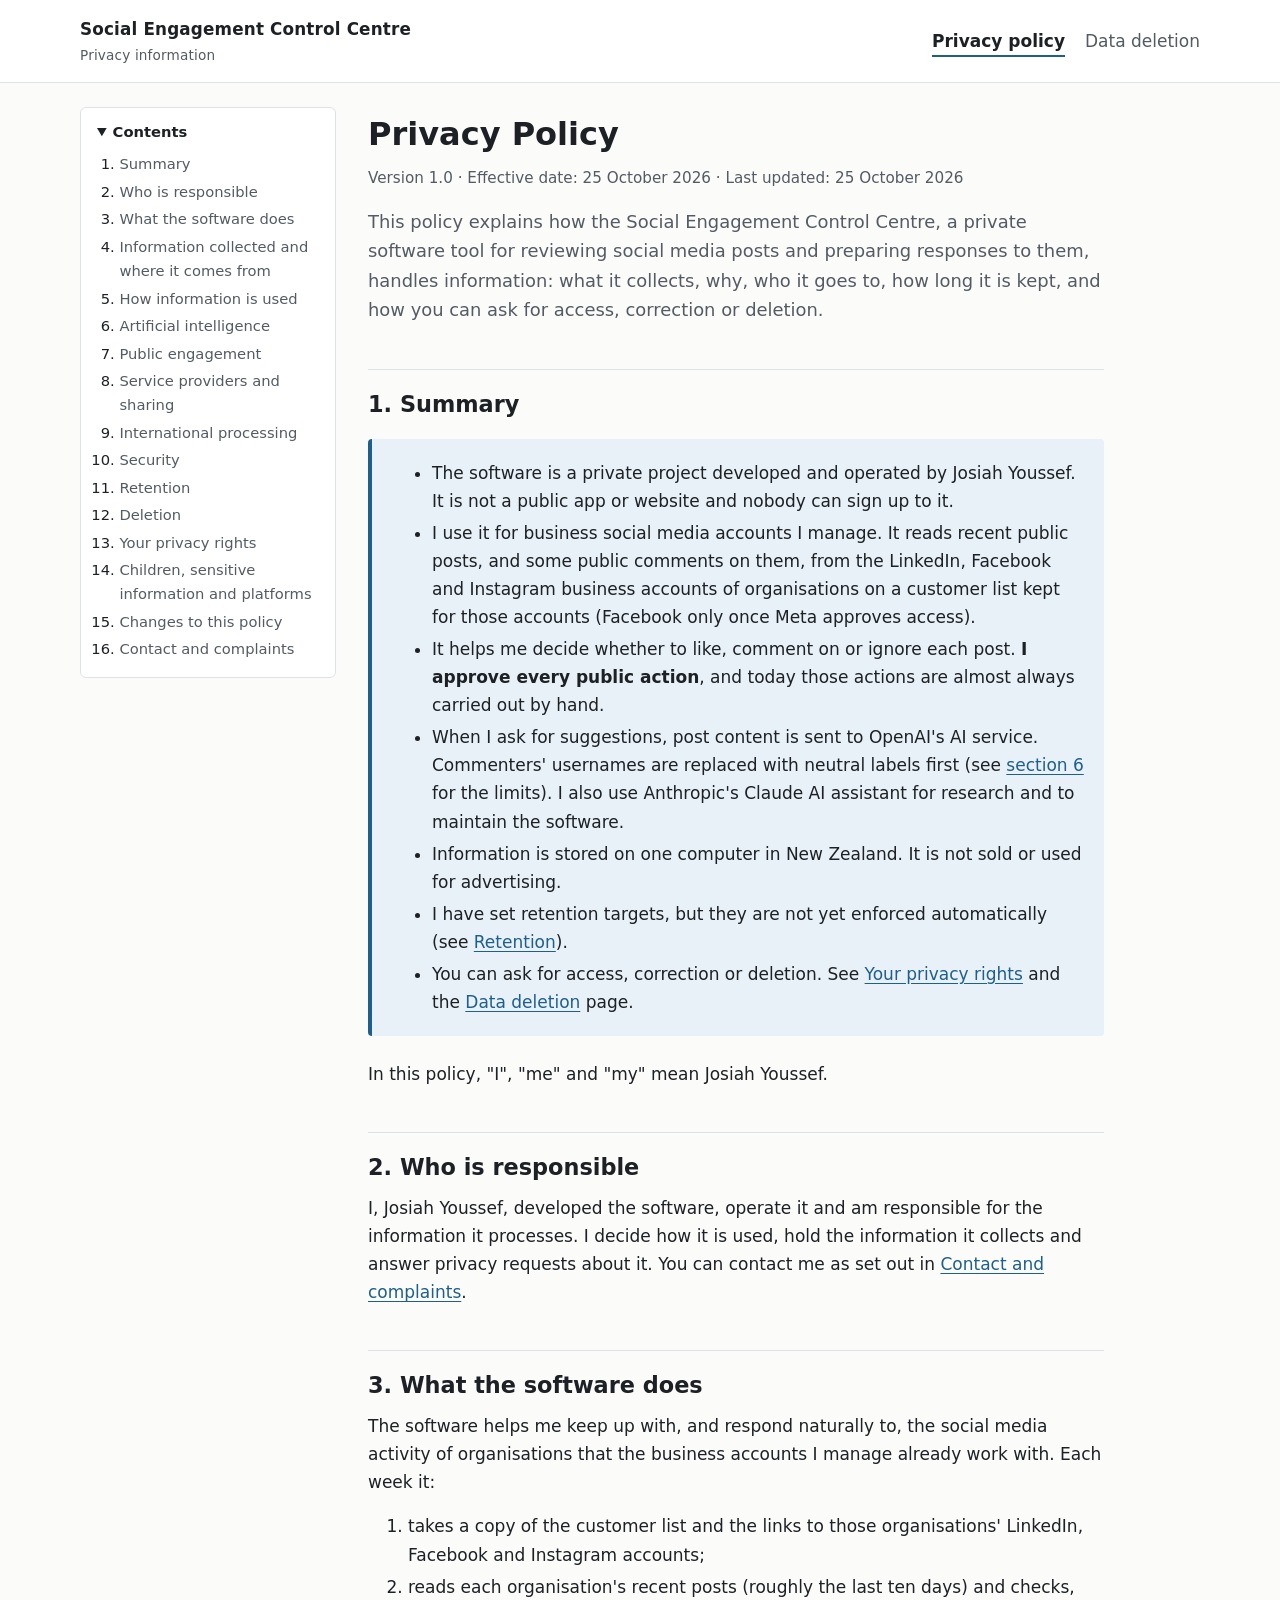
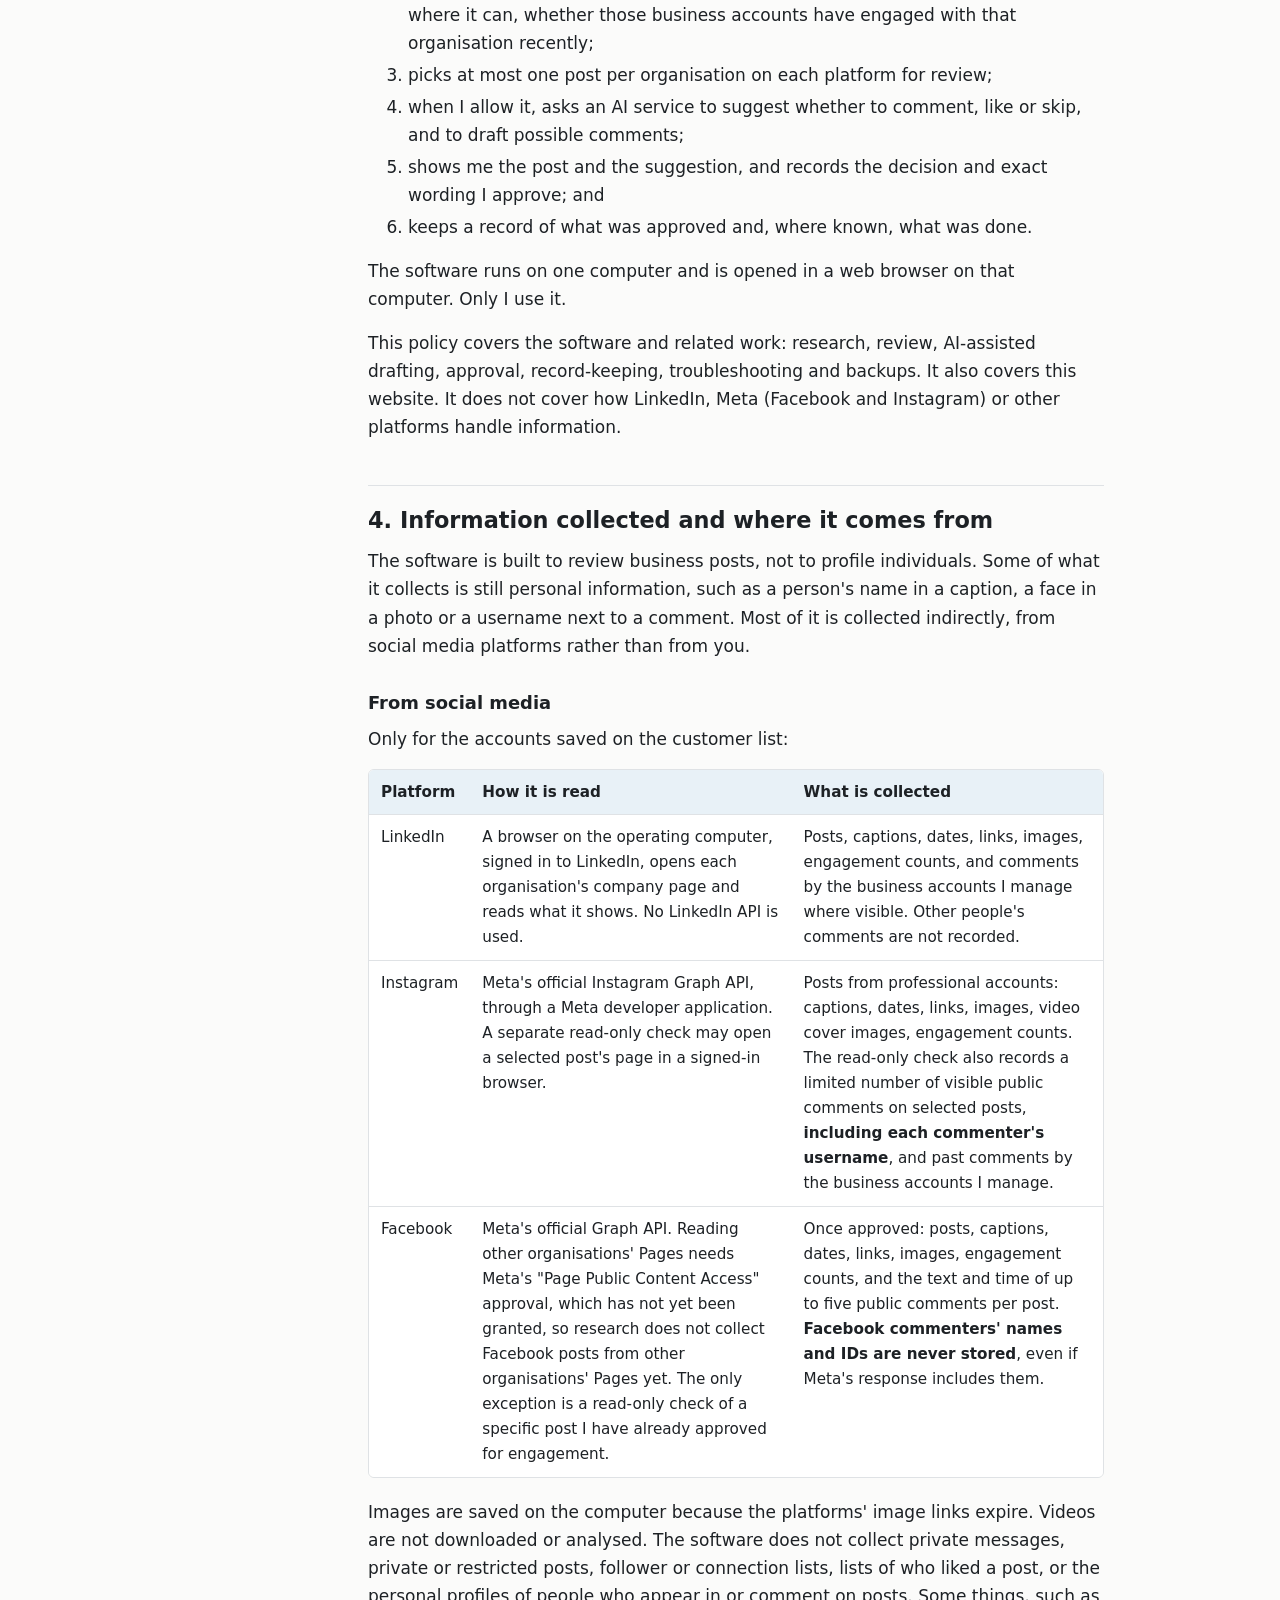
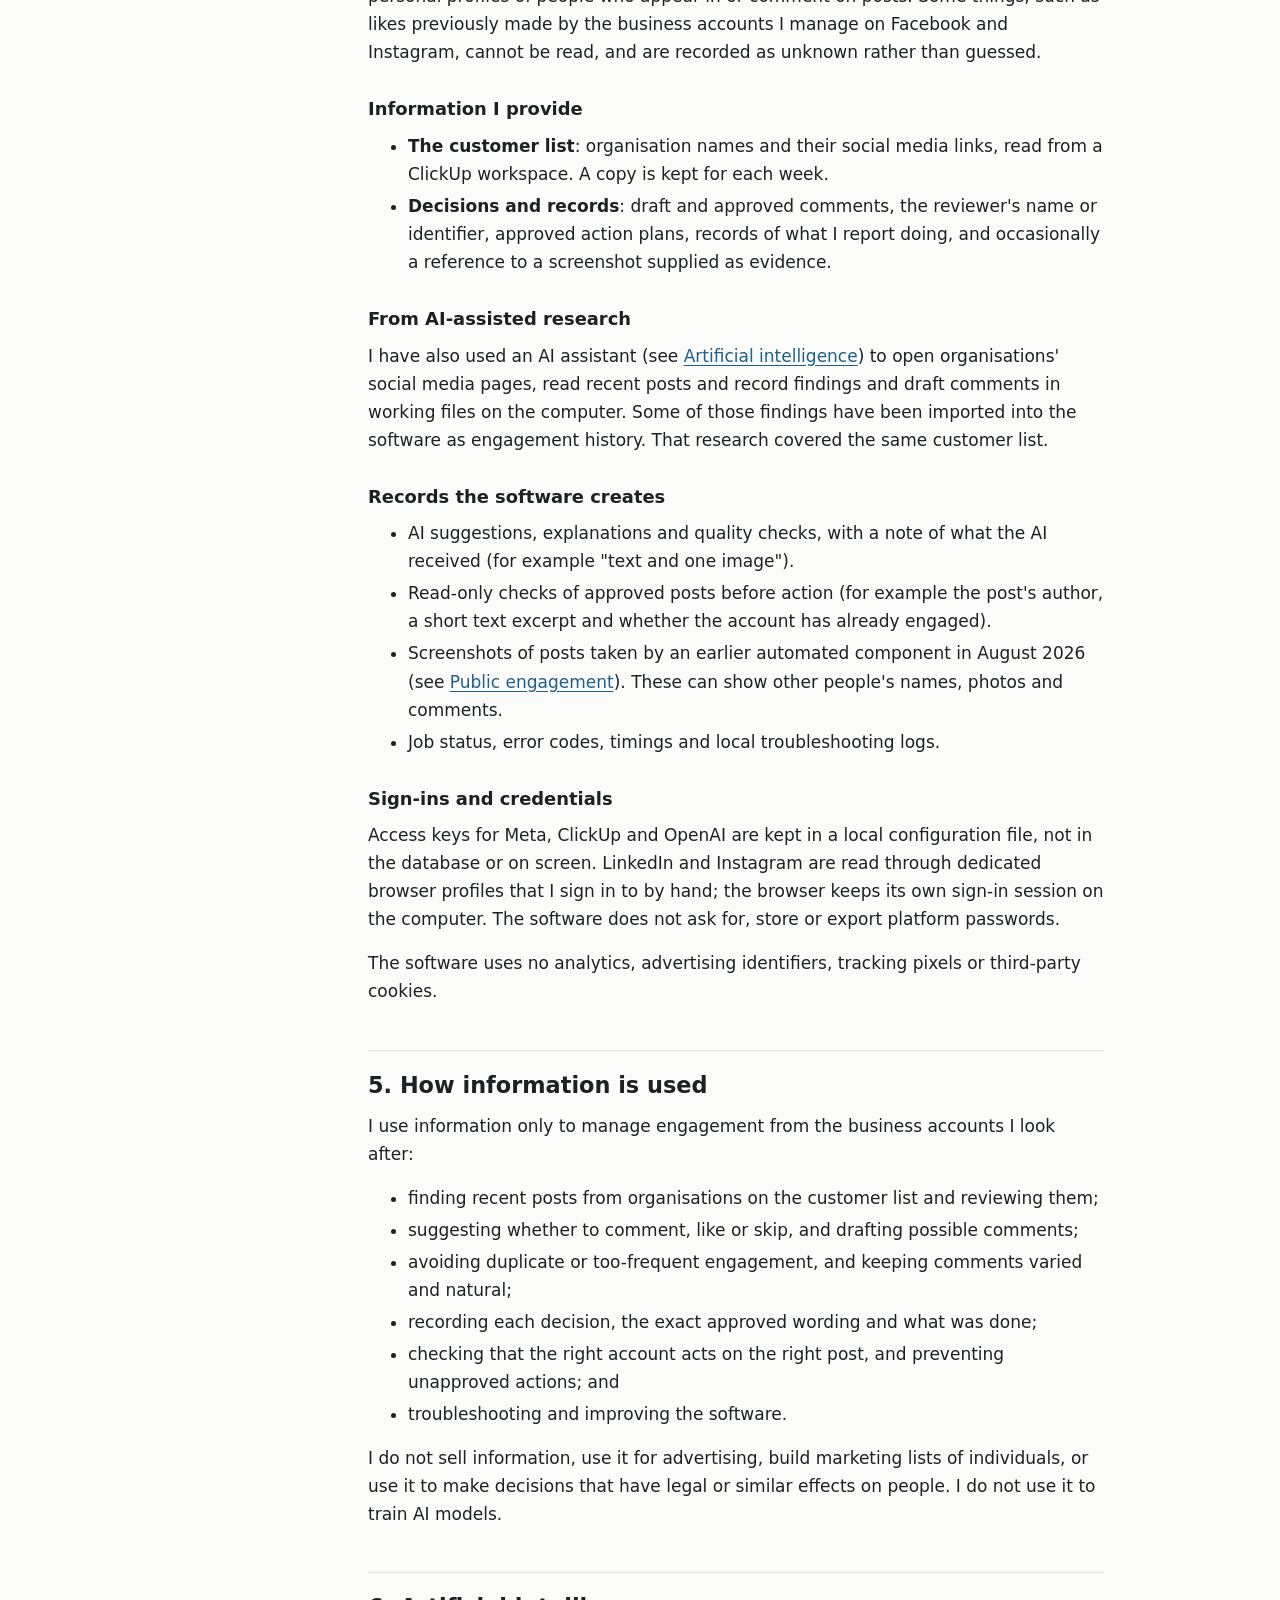
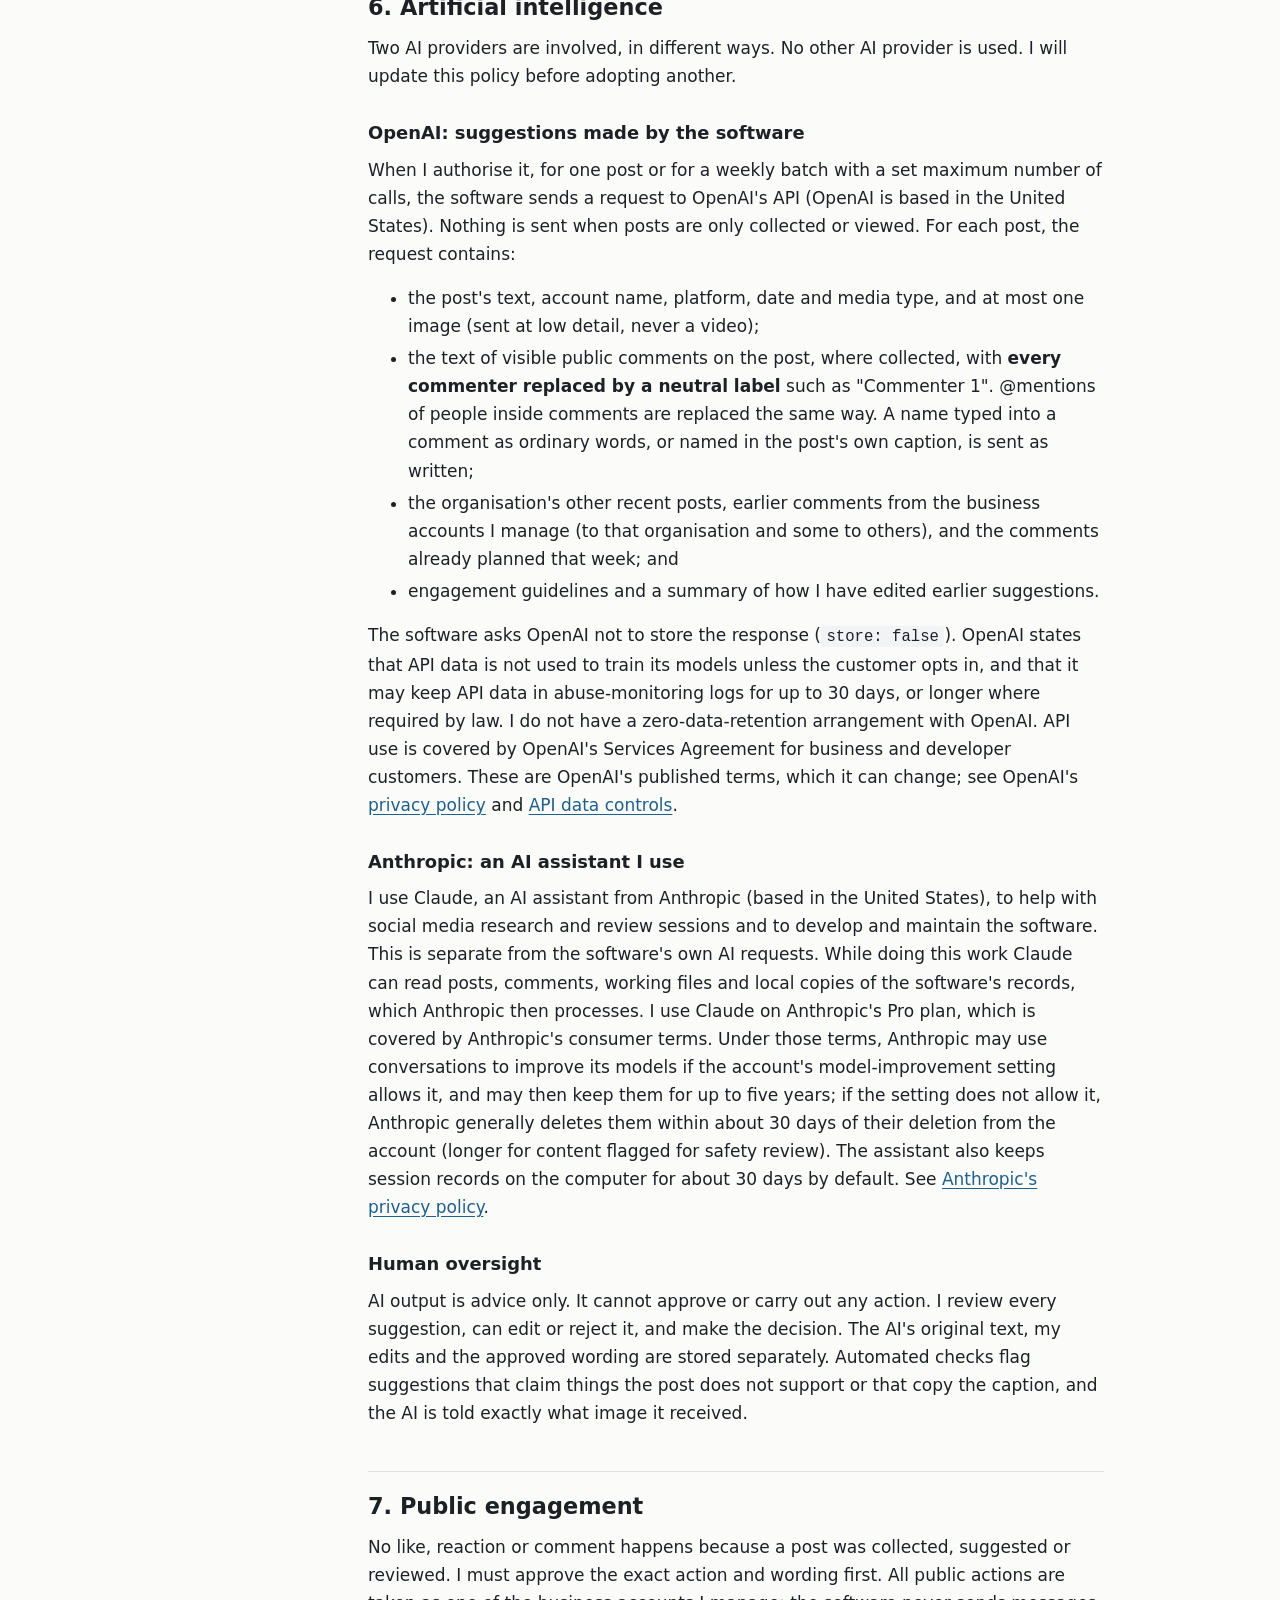
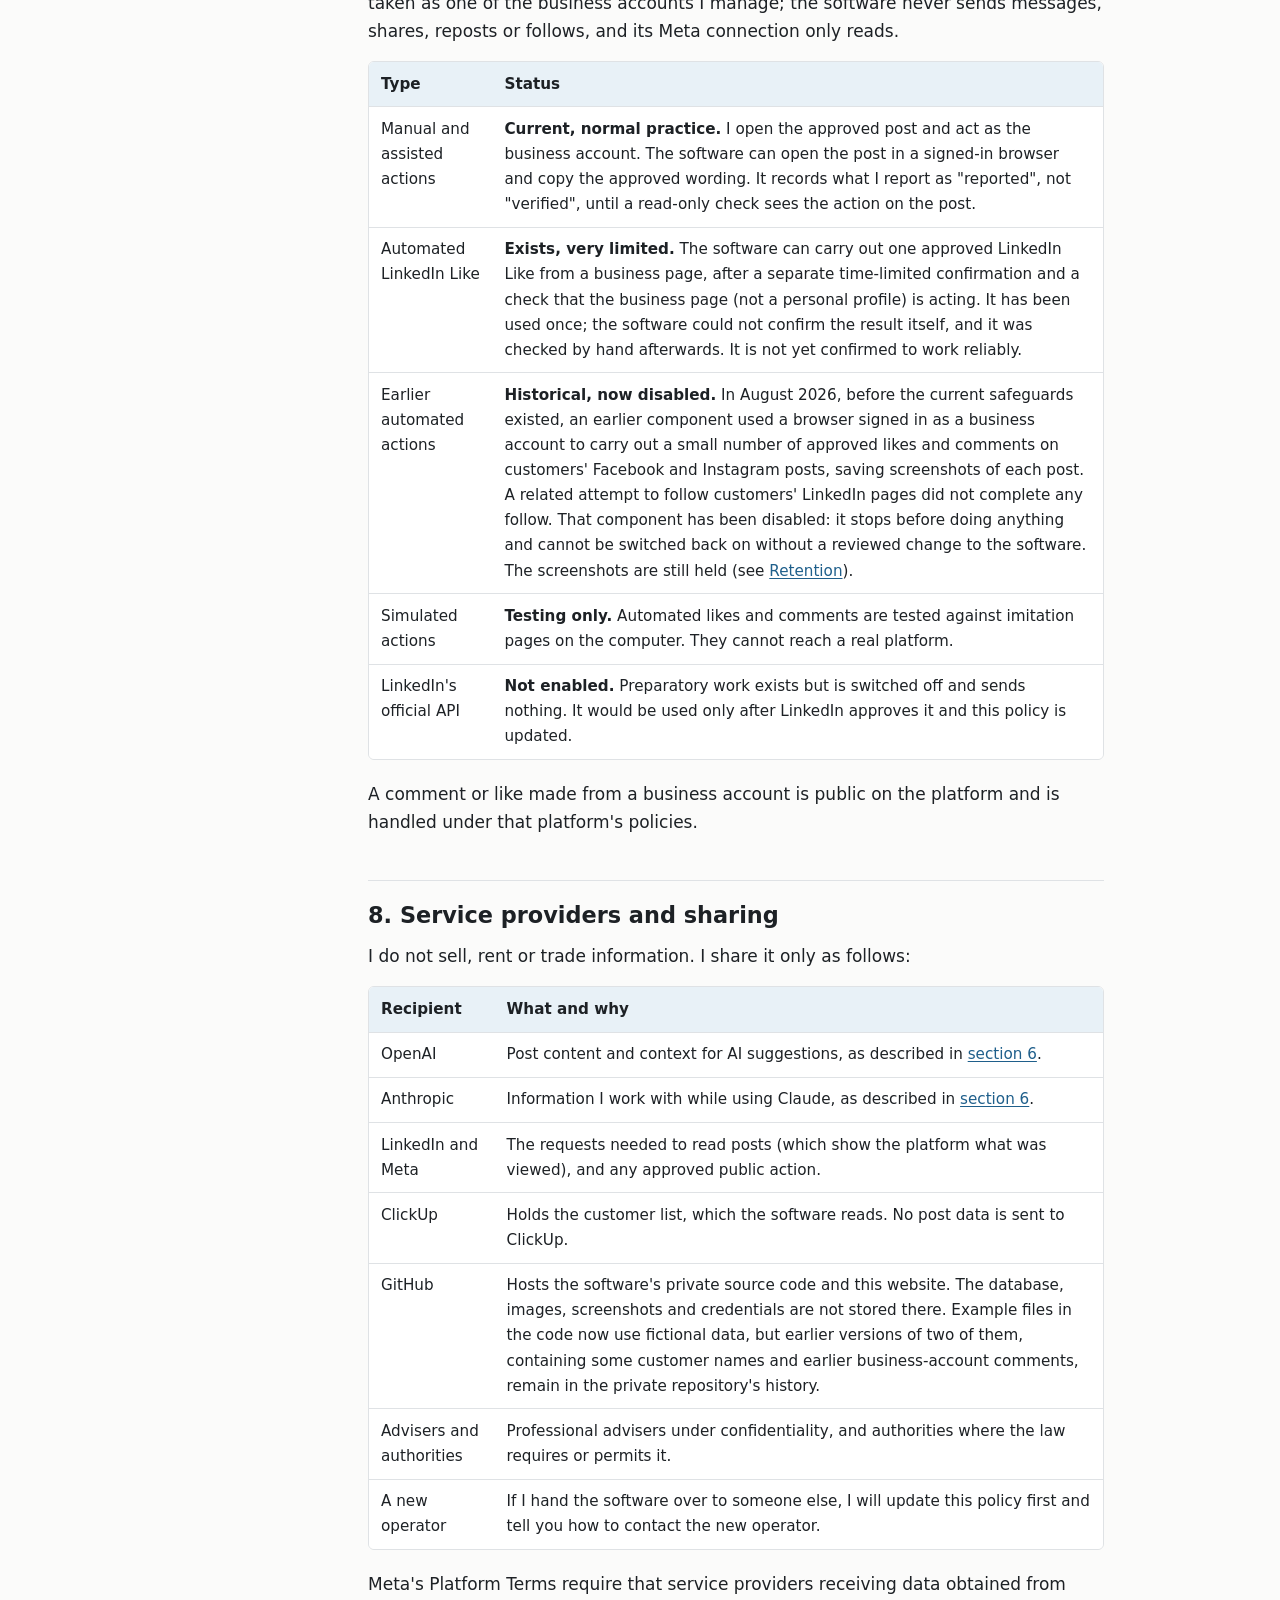
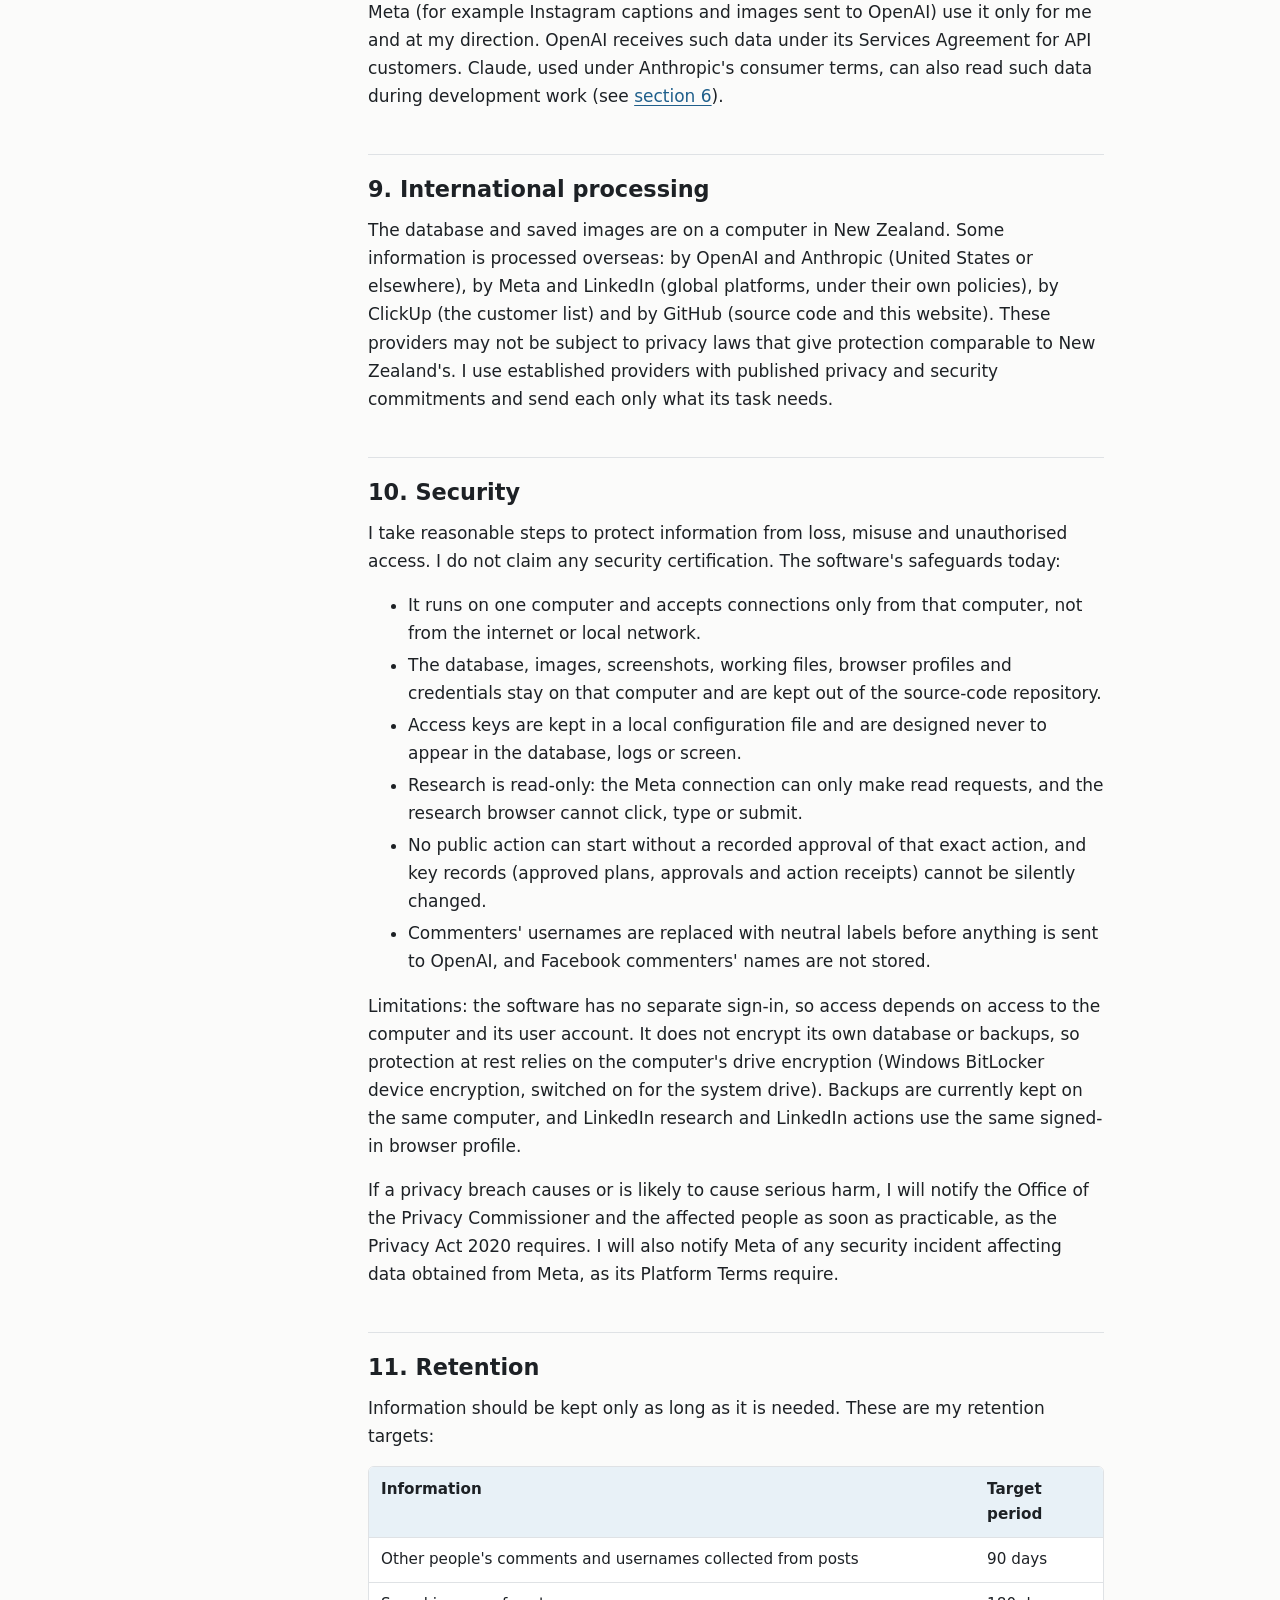
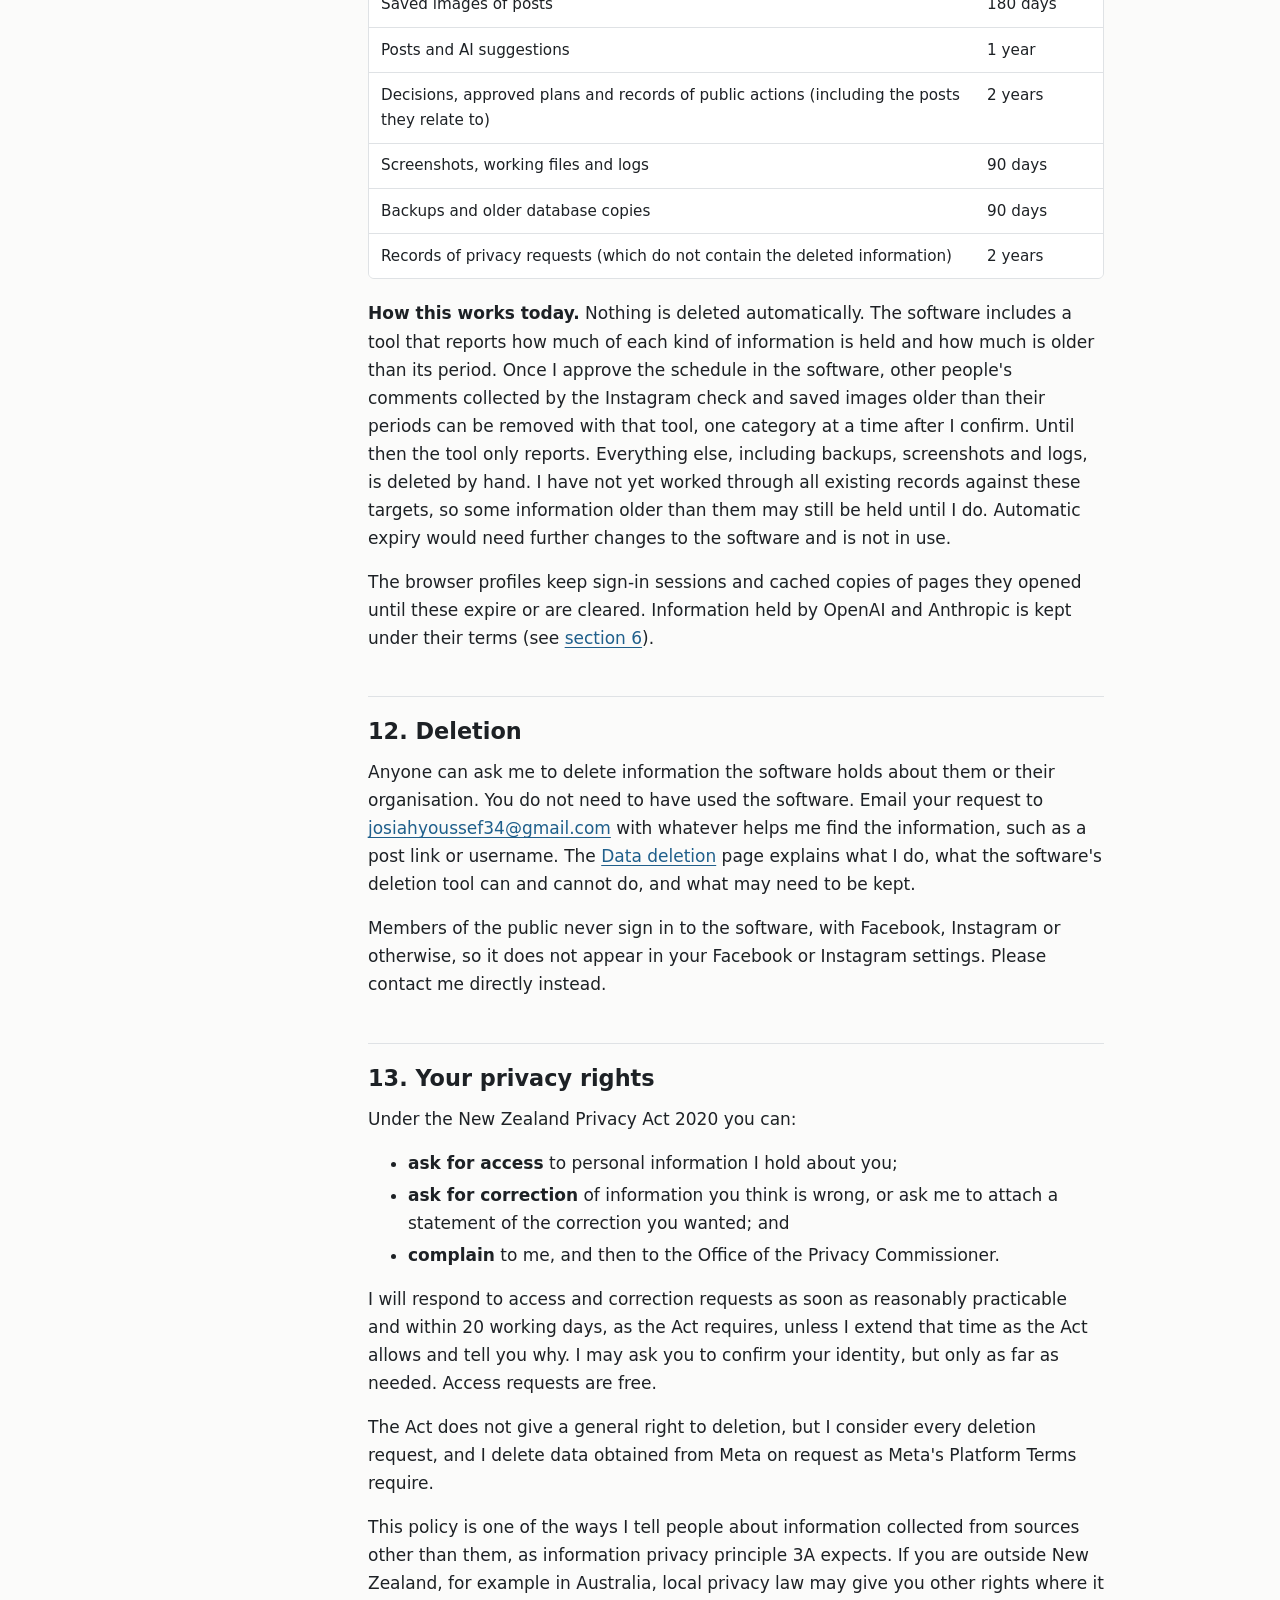
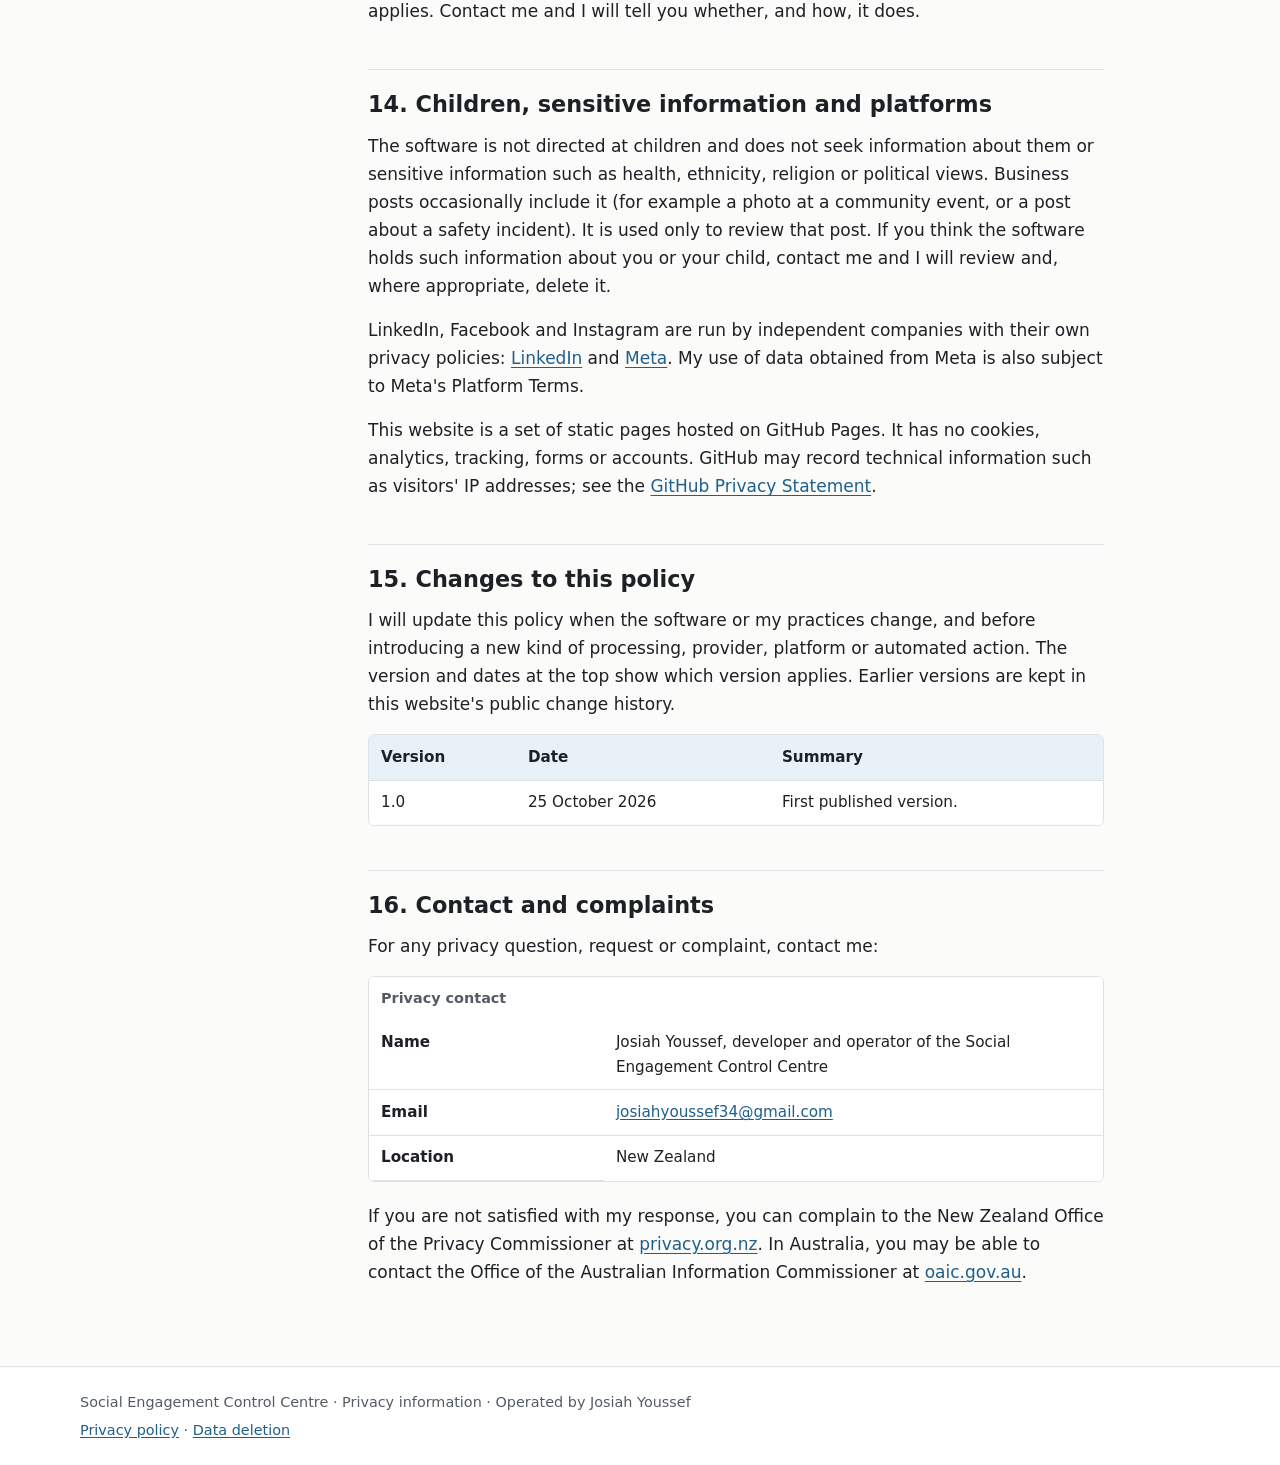
<file: index.html>
<!doctype html>
<html lang="en-NZ">
<head>
<meta charset="utf-8">
<meta name="viewport" content="width=device-width, initial-scale=1">
<title>Privacy Policy | Social Engagement Control Centre</title>
<meta name="description" content="How the Social Engagement Control Centre software collects, uses, stores and deletes information, and how to contact its operator, Josiah Youssef.">
<meta name="robots" content="index, follow">
<link rel="stylesheet" href="assets/style.css">
</head>
<body>
<a class="skip-link" href="#content">Skip to content</a>

<header class="site-header">
  <div class="inner">
    <a class="brand" href="index.html">Social Engagement Control Centre<small>Privacy information</small></a>
    <nav class="site-nav" aria-label="Site">
      <ul>
        <li><a href="index.html" aria-current="page">Privacy policy</a></li>
        <li><a href="data-deletion.html">Data deletion</a></li>
      </ul>
    </nav>
  </div>
</header>

<div class="layout with-toc">
  <aside class="toc" aria-label="Table of contents">
    <details open>
      <summary>Contents</summary>
      <ol>
        <li><a href="#summary">Summary</a></li>
        <li><a href="#responsibility">Who is responsible</a></li>
        <li><a href="#software">What the software does</a></li>
        <li><a href="#collected">Information collected and where it comes from</a></li>
        <li><a href="#purposes">How information is used</a></li>
        <li><a href="#ai">Artificial intelligence</a></li>
        <li><a href="#public-actions">Public engagement</a></li>
        <li><a href="#sharing">Service providers and sharing</a></li>
        <li><a href="#international">International processing</a></li>
        <li><a href="#security">Security</a></li>
        <li><a href="#retention">Retention</a></li>
        <li><a href="#deletion">Deletion</a></li>
        <li><a href="#rights">Your privacy rights</a></li>
        <li><a href="#other">Children, sensitive information and platforms</a></li>
        <li><a href="#changes">Changes to this policy</a></li>
        <li><a href="#contact">Contact and complaints</a></li>
      </ol>
    </details>
  </aside>

  <main id="content" tabindex="-1">
    <h1>Privacy Policy</h1>
    <p class="meta">Version 1.0 &middot; Effective date: 25 October 2026 &middot; Last updated: 25 October 2026</p>

    <p class="lead">This policy explains how the Social Engagement Control Centre, a private software tool for reviewing social media posts and preparing responses to them, handles information: what it collects, why, who it goes to, how long it is kept, and how you can ask for access, correction or deletion.</p>

    <section aria-labelledby="summary">
      <h2 id="summary">1. Summary</h2>
      <div class="summary-box">
        <ul>
          <li>The software is a private project developed and operated by Josiah Youssef. It is not a public app or website and nobody can sign up to it.</li>
          <li>I use it for business social media accounts I manage. It reads recent public posts, and some public comments on them, from the LinkedIn, Facebook and Instagram business accounts of organisations on a customer list kept for those accounts (Facebook only once Meta approves access).</li>
          <li>It helps me decide whether to like, comment on or ignore each post. <strong>I approve every public action</strong>, and today those actions are almost always carried out by hand.</li>
          <li>When I ask for suggestions, post content is sent to OpenAI's AI service. Commenters' usernames are replaced with neutral labels first (see <a href="#ai">section 6</a> for the limits). I also use Anthropic's Claude AI assistant for research and to maintain the software.</li>
          <li>Information is stored on one computer in New Zealand. It is not sold or used for advertising.</li>
          <li>I have set retention targets, but they are not yet enforced automatically (see <a href="#retention">Retention</a>).</li>
          <li>You can ask for access, correction or deletion. See <a href="#rights">Your privacy rights</a> and the <a href="data-deletion.html">Data deletion</a> page.</li>
        </ul>
      </div>
      <p>In this policy, "I", "me" and "my" mean Josiah Youssef.</p>
    </section>

    <section aria-labelledby="responsibility">
      <h2 id="responsibility">2. Who is responsible</h2>
      <p>I, Josiah Youssef, developed the software, operate it and am responsible for the information it processes. I decide how it is used, hold the information it collects and answer privacy requests about it. You can contact me as set out in <a href="#contact">Contact and complaints</a>.</p>
    </section>

    <section aria-labelledby="software">
      <h2 id="software">3. What the software does</h2>
      <p>The software helps me keep up with, and respond naturally to, the social media activity of organisations that the business accounts I manage already work with. Each week it:</p>
      <ol>
        <li>takes a copy of the customer list and the links to those organisations' LinkedIn, Facebook and Instagram accounts;</li>
        <li>reads each organisation's recent posts (roughly the last ten days) and checks, where it can, whether those business accounts have engaged with that organisation recently;</li>
        <li>picks at most one post per organisation on each platform for review;</li>
        <li>when I allow it, asks an AI service to suggest whether to comment, like or skip, and to draft possible comments;</li>
        <li>shows me the post and the suggestion, and records the decision and exact wording I approve; and</li>
        <li>keeps a record of what was approved and, where known, what was done.</li>
      </ol>
      <p>The software runs on one computer and is opened in a web browser on that computer. Only I use it.</p>
      <p>This policy covers the software and related work: research, review, AI-assisted drafting, approval, record-keeping, troubleshooting and backups. It also covers this website. It does not cover how LinkedIn, Meta (Facebook and Instagram) or other platforms handle information.</p>
    </section>

    <section aria-labelledby="collected">
      <h2 id="collected">4. Information collected and where it comes from</h2>
      <p>The software is built to review business posts, not to profile individuals. Some of what it collects is still personal information, such as a person's name in a caption, a face in a photo or a username next to a comment. Most of it is collected indirectly, from social media platforms rather than from you.</p>

      <h3>From social media</h3>
      <p>Only for the accounts saved on the customer list:</p>
      <div class="table-wrap" role="region" tabindex="0" aria-label="Table, scrolls sideways on small screens">
        <table>
          <thead><tr><th scope="col">Platform</th><th scope="col">How it is read</th><th scope="col">What is collected</th></tr></thead>
          <tbody>
            <tr><td>LinkedIn</td><td>A browser on the operating computer, signed in to LinkedIn, opens each organisation's company page and reads what it shows. No LinkedIn API is used.</td><td>Posts, captions, dates, links, images, engagement counts, and comments by the business accounts I manage where visible. Other people's comments are not recorded.</td></tr>
            <tr><td>Instagram</td><td>Meta's official Instagram Graph API, through a Meta developer application. A separate read-only check may open a selected post's page in a signed-in browser.</td><td>Posts from professional accounts: captions, dates, links, images, video cover images, engagement counts. The read-only check also records a limited number of visible public comments on selected posts, <strong>including each commenter's username</strong>, and past comments by the business accounts I manage.</td></tr>
            <tr><td>Facebook</td><td>Meta's official Graph API. Reading other organisations' Pages needs Meta's "Page Public Content Access" approval, which has not yet been granted, so research does not collect Facebook posts from other organisations' Pages yet. The only exception is a read-only check of a specific post I have already approved for engagement.</td><td>Once approved: posts, captions, dates, links, images, engagement counts, and the text and time of up to five public comments per post. <strong>Facebook commenters' names and IDs are never stored</strong>, even if Meta's response includes them.</td></tr>
          </tbody>
        </table>
      </div>
      <p>Images are saved on the computer because the platforms' image links expire. Videos are not downloaded or analysed. The software does not collect private messages, private or restricted posts, follower or connection lists, lists of who liked a post, or the personal profiles of people who appear in or comment on posts. Some things, such as likes previously made by the business accounts I manage on Facebook and Instagram, cannot be read, and are recorded as unknown rather than guessed.</p>

      <h3>Information I provide</h3>
      <ul>
        <li><strong>The customer list</strong>: organisation names and their social media links, read from a ClickUp workspace. A copy is kept for each week.</li>
        <li><strong>Decisions and records</strong>: draft and approved comments, the reviewer's name or identifier, approved action plans, records of what I report doing, and occasionally a reference to a screenshot supplied as evidence.</li>
      </ul>

      <h3>From AI-assisted research</h3>
      <p>I have also used an AI assistant (see <a href="#ai">Artificial intelligence</a>) to open organisations' social media pages, read recent posts and record findings and draft comments in working files on the computer. Some of those findings have been imported into the software as engagement history. That research covered the same customer list.</p>

      <h3>Records the software creates</h3>
      <ul>
        <li>AI suggestions, explanations and quality checks, with a note of what the AI received (for example "text and one image").</li>
        <li>Read-only checks of approved posts before action (for example the post's author, a short text excerpt and whether the account has already engaged).</li>
        <li>Screenshots of posts taken by an earlier automated component in August 2026 (see <a href="#public-actions">Public engagement</a>). These can show other people's names, photos and comments.</li>
        <li>Job status, error codes, timings and local troubleshooting logs.</li>
      </ul>

      <h3>Sign-ins and credentials</h3>
      <p>Access keys for Meta, ClickUp and OpenAI are kept in a local configuration file, not in the database or on screen. LinkedIn and Instagram are read through dedicated browser profiles that I sign in to by hand; the browser keeps its own sign-in session on the computer. The software does not ask for, store or export platform passwords.</p>
      <p>The software uses no analytics, advertising identifiers, tracking pixels or third-party cookies.</p>
    </section>

    <section aria-labelledby="purposes">
      <h2 id="purposes">5. How information is used</h2>
      <p>I use information only to manage engagement from the business accounts I look after:</p>
      <ul>
        <li>finding recent posts from organisations on the customer list and reviewing them;</li>
        <li>suggesting whether to comment, like or skip, and drafting possible comments;</li>
        <li>avoiding duplicate or too-frequent engagement, and keeping comments varied and natural;</li>
        <li>recording each decision, the exact approved wording and what was done;</li>
        <li>checking that the right account acts on the right post, and preventing unapproved actions; and</li>
        <li>troubleshooting and improving the software.</li>
      </ul>
      <p>I do not sell information, use it for advertising, build marketing lists of individuals, or use it to make decisions that have legal or similar effects on people. I do not use it to train AI models.</p>
    </section>

    <section aria-labelledby="ai">
      <h2 id="ai">6. Artificial intelligence</h2>
      <p>Two AI providers are involved, in different ways. No other AI provider is used. I will update this policy before adopting another.</p>

      <h3>OpenAI: suggestions made by the software</h3>
      <p>When I authorise it, for one post or for a weekly batch with a set maximum number of calls, the software sends a request to OpenAI's API (OpenAI is based in the United States). Nothing is sent when posts are only collected or viewed. For each post, the request contains:</p>
      <ul>
        <li>the post's text, account name, platform, date and media type, and at most one image (sent at low detail, never a video);</li>
        <li>the text of visible public comments on the post, where collected, with <strong>every commenter replaced by a neutral label</strong> such as "Commenter 1". @mentions of people inside comments are replaced the same way. A name typed into a comment as ordinary words, or named in the post's own caption, is sent as written;</li>
        <li>the organisation's other recent posts, earlier comments from the business accounts I manage (to that organisation and some to others), and the comments already planned that week; and</li>
        <li>engagement guidelines and a summary of how I have edited earlier suggestions.</li>
      </ul>
      <p>The software asks OpenAI not to store the response (<code>store: false</code>). OpenAI states that API data is not used to train its models unless the customer opts in, and that it may keep API data in abuse-monitoring logs for up to 30 days, or longer where required by law. I do not have a zero-data-retention arrangement with OpenAI. API use is covered by OpenAI's Services Agreement for business and developer customers. These are OpenAI's published terms, which it can change; see OpenAI's <a href="https://openai.com/policies/privacy-policy/">privacy policy</a> and <a href="https://developers.openai.com/api/docs/guides/your-data">API data controls</a>.</p>

      <h3>Anthropic: an AI assistant I use</h3>
      <p>I use Claude, an AI assistant from Anthropic (based in the United States), to help with social media research and review sessions and to develop and maintain the software. This is separate from the software's own AI requests. While doing this work Claude can read posts, comments, working files and local copies of the software's records, which Anthropic then processes. I use Claude on Anthropic's Pro plan, which is covered by Anthropic's consumer terms. Under those terms, Anthropic may use conversations to improve its models if the account's model-improvement setting allows it, and may then keep them for up to five years; if the setting does not allow it, Anthropic generally deletes them within about 30 days of their deletion from the account (longer for content flagged for safety review). The assistant also keeps session records on the computer for about 30 days by default. See <a href="https://www.anthropic.com/legal/privacy">Anthropic's privacy policy</a>.</p>

      <h3>Human oversight</h3>
      <p>AI output is advice only. It cannot approve or carry out any action. I review every suggestion, can edit or reject it, and make the decision. The AI's original text, my edits and the approved wording are stored separately. Automated checks flag suggestions that claim things the post does not support or that copy the caption, and the AI is told exactly what image it received.</p>
    </section>

    <section aria-labelledby="public-actions">
      <h2 id="public-actions">7. Public engagement</h2>
      <p>No like, reaction or comment happens because a post was collected, suggested or reviewed. I must approve the exact action and wording first. All public actions are taken as one of the business accounts I manage; the software never sends messages, shares, reposts or follows, and its Meta connection only reads.</p>
      <div class="table-wrap" role="region" tabindex="0" aria-label="Table, scrolls sideways on small screens">
        <table>
          <thead><tr><th scope="col">Type</th><th scope="col">Status</th></tr></thead>
          <tbody>
            <tr><td>Manual and assisted actions</td><td><strong>Current, normal practice.</strong> I open the approved post and act as the business account. The software can open the post in a signed-in browser and copy the approved wording. It records what I report as "reported", not "verified", until a read-only check sees the action on the post.</td></tr>
            <tr><td>Automated LinkedIn Like</td><td><strong>Exists, very limited.</strong> The software can carry out one approved LinkedIn Like from a business page, after a separate time-limited confirmation and a check that the business page (not a personal profile) is acting. It has been used once; the software could not confirm the result itself, and it was checked by hand afterwards. It is not yet confirmed to work reliably.</td></tr>
            <tr><td>Earlier automated actions</td><td><strong>Historical, now disabled.</strong> In August 2026, before the current safeguards existed, an earlier component used a browser signed in as a business account to carry out a small number of approved likes and comments on customers' Facebook and Instagram posts, saving screenshots of each post. A related attempt to follow customers' LinkedIn pages did not complete any follow. That component has been disabled: it stops before doing anything and cannot be switched back on without a reviewed change to the software. The screenshots are still held (see <a href="#retention">Retention</a>).</td></tr>
            <tr><td>Simulated actions</td><td><strong>Testing only.</strong> Automated likes and comments are tested against imitation pages on the computer. They cannot reach a real platform.</td></tr>
            <tr><td>LinkedIn's official API</td><td><strong>Not enabled.</strong> Preparatory work exists but is switched off and sends nothing. It would be used only after LinkedIn approves it and this policy is updated.</td></tr>
          </tbody>
        </table>
      </div>
      <p>A comment or like made from a business account is public on the platform and is handled under that platform's policies.</p>
    </section>

    <section aria-labelledby="sharing">
      <h2 id="sharing">8. Service providers and sharing</h2>
      <p>I do not sell, rent or trade information. I share it only as follows:</p>
      <div class="table-wrap" role="region" tabindex="0" aria-label="Table, scrolls sideways on small screens">
        <table>
          <thead><tr><th scope="col">Recipient</th><th scope="col">What and why</th></tr></thead>
          <tbody>
            <tr><td>OpenAI</td><td>Post content and context for AI suggestions, as described in <a href="#ai">section 6</a>.</td></tr>
            <tr><td>Anthropic</td><td>Information I work with while using Claude, as described in <a href="#ai">section 6</a>.</td></tr>
            <tr><td>LinkedIn and Meta</td><td>The requests needed to read posts (which show the platform what was viewed), and any approved public action.</td></tr>
            <tr><td>ClickUp</td><td>Holds the customer list, which the software reads. No post data is sent to ClickUp.</td></tr>
            <tr><td>GitHub</td><td>Hosts the software's private source code and this website. The database, images, screenshots and credentials are not stored there. Example files in the code now use fictional data, but earlier versions of two of them, containing some customer names and earlier business-account comments, remain in the private repository's history.</td></tr>
            <tr><td>Advisers and authorities</td><td>Professional advisers under confidentiality, and authorities where the law requires or permits it.</td></tr>
            <tr><td>A new operator</td><td>If I hand the software over to someone else, I will update this policy first and tell you how to contact the new operator.</td></tr>
          </tbody>
        </table>
      </div>
      <p>Meta's Platform Terms require that service providers receiving data obtained from Meta (for example Instagram captions and images sent to OpenAI) use it only for me and at my direction. OpenAI receives such data under its Services Agreement for API customers. Claude, used under Anthropic's consumer terms, can also read such data during development work (see <a href="#ai">section 6</a>).</p>
    </section>

    <section aria-labelledby="international">
      <h2 id="international">9. International processing</h2>
      <p>The database and saved images are on a computer in New Zealand. Some information is processed overseas: by OpenAI and Anthropic (United States or elsewhere), by Meta and LinkedIn (global platforms, under their own policies), by ClickUp (the customer list) and by GitHub (source code and this website). These providers may not be subject to privacy laws that give protection comparable to New Zealand's. I use established providers with published privacy and security commitments and send each only what its task needs.</p>
    </section>

    <section aria-labelledby="security">
      <h2 id="security">10. Security</h2>
      <p>I take reasonable steps to protect information from loss, misuse and unauthorised access. I do not claim any security certification. The software's safeguards today:</p>
      <ul>
        <li>It runs on one computer and accepts connections only from that computer, not from the internet or local network.</li>
        <li>The database, images, screenshots, working files, browser profiles and credentials stay on that computer and are kept out of the source-code repository.</li>
        <li>Access keys are kept in a local configuration file and are designed never to appear in the database, logs or screen.</li>
        <li>Research is read-only: the Meta connection can only make read requests, and the research browser cannot click, type or submit.</li>
        <li>No public action can start without a recorded approval of that exact action, and key records (approved plans, approvals and action receipts) cannot be silently changed.</li>
        <li>Commenters' usernames are replaced with neutral labels before anything is sent to OpenAI, and Facebook commenters' names are not stored.</li>
      </ul>
      <p>Limitations: the software has no separate sign-in, so access depends on access to the computer and its user account. It does not encrypt its own database or backups, so protection at rest relies on the computer's drive encryption (Windows BitLocker device encryption, switched on for the system drive). Backups are currently kept on the same computer, and LinkedIn research and LinkedIn actions use the same signed-in browser profile.</p>
      <p>If a privacy breach causes or is likely to cause serious harm, I will notify the Office of the Privacy Commissioner and the affected people as soon as practicable, as the Privacy Act 2020 requires. I will also notify Meta of any security incident affecting data obtained from Meta, as its Platform Terms require.</p>
    </section>

    <section aria-labelledby="retention">
      <h2 id="retention">11. Retention</h2>
      <p>Information should be kept only as long as it is needed. These are my retention targets:</p>
      <div class="table-wrap" role="region" tabindex="0" aria-label="Table, scrolls sideways on small screens">
        <table>
          <thead><tr><th scope="col">Information</th><th scope="col">Target period</th></tr></thead>
          <tbody>
            <tr><td>Other people's comments and usernames collected from posts</td><td>90 days</td></tr>
            <tr><td>Saved images of posts</td><td>180 days</td></tr>
            <tr><td>Posts and AI suggestions</td><td>1 year</td></tr>
            <tr><td>Decisions, approved plans and records of public actions (including the posts they relate to)</td><td>2 years</td></tr>
            <tr><td>Screenshots, working files and logs</td><td>90 days</td></tr>
            <tr><td>Backups and older database copies</td><td>90 days</td></tr>
            <tr><td>Records of privacy requests (which do not contain the deleted information)</td><td>2 years</td></tr>
          </tbody>
        </table>
      </div>
      <p><strong>How this works today.</strong> Nothing is deleted automatically. The software includes a tool that reports how much of each kind of information is held and how much is older than its period. Once I approve the schedule in the software, other people's comments collected by the Instagram check and saved images older than their periods can be removed with that tool, one category at a time after I confirm. Until then the tool only reports. Everything else, including backups, screenshots and logs, is deleted by hand. I have not yet worked through all existing records against these targets, so some information older than them may still be held until I do. Automatic expiry would need further changes to the software and is not in use.</p>
      <p>The browser profiles keep sign-in sessions and cached copies of pages they opened until these expire or are cleared. Information held by OpenAI and Anthropic is kept under their terms (see <a href="#ai">section 6</a>).</p>
    </section>

    <section aria-labelledby="deletion">
      <h2 id="deletion">12. Deletion</h2>
      <p>Anyone can ask me to delete information the software holds about them or their organisation. You do not need to have used the software. Email your request to <a href="mailto:josiahyoussef34@gmail.com">josiahyoussef34@gmail.com</a> with whatever helps me find the information, such as a post link or username. The <a href="data-deletion.html">Data deletion</a> page explains what I do, what the software's deletion tool can and cannot do, and what may need to be kept.</p>
      <p>Members of the public never sign in to the software, with Facebook, Instagram or otherwise, so it does not appear in your Facebook or Instagram settings. Please contact me directly instead.</p>
    </section>

    <section aria-labelledby="rights">
      <h2 id="rights">13. Your privacy rights</h2>
      <p>Under the New Zealand Privacy Act 2020 you can:</p>
      <ul>
        <li><strong>ask for access</strong> to personal information I hold about you;</li>
        <li><strong>ask for correction</strong> of information you think is wrong, or ask me to attach a statement of the correction you wanted; and</li>
        <li><strong>complain</strong> to me, and then to the Office of the Privacy Commissioner.</li>
      </ul>
      <p>I will respond to access and correction requests as soon as reasonably practicable and within 20 working days, as the Act requires, unless I extend that time as the Act allows and tell you why. I may ask you to confirm your identity, but only as far as needed. Access requests are free.</p>
      <p>The Act does not give a general right to deletion, but I consider every deletion request, and I delete data obtained from Meta on request as Meta's Platform Terms require.</p>
      <p>This policy is one of the ways I tell people about information collected from sources other than them, as information privacy principle 3A expects. If you are outside New Zealand, for example in Australia, local privacy law may give you other rights where it applies. Contact me and I will tell you whether, and how, it does.</p>
    </section>

    <section aria-labelledby="other">
      <h2 id="other">14. Children, sensitive information and platforms</h2>
      <p>The software is not directed at children and does not seek information about them or sensitive information such as health, ethnicity, religion or political views. Business posts occasionally include it (for example a photo at a community event, or a post about a safety incident). It is used only to review that post. If you think the software holds such information about you or your child, contact me and I will review and, where appropriate, delete it.</p>
      <p>LinkedIn, Facebook and Instagram are run by independent companies with their own privacy policies: <a href="https://www.linkedin.com/legal/privacy-policy">LinkedIn</a> and <a href="https://www.facebook.com/privacy/policy/">Meta</a>. My use of data obtained from Meta is also subject to Meta's Platform Terms.</p>
      <p>This website is a set of static pages hosted on GitHub Pages. It has no cookies, analytics, tracking, forms or accounts. GitHub may record technical information such as visitors' IP addresses; see the <a href="https://docs.github.com/en/site-policy/privacy-policies/github-general-privacy-statement">GitHub Privacy Statement</a>.</p>
    </section>

    <section aria-labelledby="changes">
      <h2 id="changes">15. Changes to this policy</h2>
      <p>I will update this policy when the software or my practices change, and before introducing a new kind of processing, provider, platform or automated action. The version and dates at the top show which version applies. Earlier versions are kept in this website's public change history.</p>
      <div class="table-wrap" role="region" tabindex="0" aria-label="Table, scrolls sideways on small screens">
        <table>
          <thead><tr><th scope="col">Version</th><th scope="col">Date</th><th scope="col">Summary</th></tr></thead>
          <tbody>
            <tr><td>1.0</td><td>25 October 2026</td><td>First published version.</td></tr>
          </tbody>
        </table>
      </div>
    </section>

    <section aria-labelledby="contact">
      <h2 id="contact">16. Contact and complaints</h2>
      <p>For any privacy question, request or complaint, contact me:</p>
      <div class="table-wrap" role="region" tabindex="0" aria-label="Table, scrolls sideways on small screens">
        <table>
          <caption>Privacy contact</caption>
          <tbody>
            <tr><th scope="row">Name</th><td>Josiah Youssef, developer and operator of the Social Engagement Control Centre</td></tr>
            <tr><th scope="row">Email</th><td><a href="mailto:josiahyoussef34@gmail.com">josiahyoussef34@gmail.com</a></td></tr>
            <tr><th scope="row">Location</th><td>New Zealand</td></tr>
          </tbody>
        </table>
      </div>
      <p>If you are not satisfied with my response, you can complain to the New Zealand Office of the Privacy Commissioner at <a href="https://www.privacy.org.nz">privacy.org.nz</a>. In Australia, you may be able to contact the Office of the Australian Information Commissioner at <a href="https://www.oaic.gov.au">oaic.gov.au</a>.</p>
    </section>
  </main>
</div>

<footer class="site-footer">
  <div class="inner">
    <p>Social Engagement Control Centre &middot; Privacy information &middot; Operated by Josiah Youssef</p>
    <p><a href="index.html">Privacy policy</a> &middot; <a href="data-deletion.html">Data deletion</a></p>
  </div>
</footer>
</body>
</html>
</file>
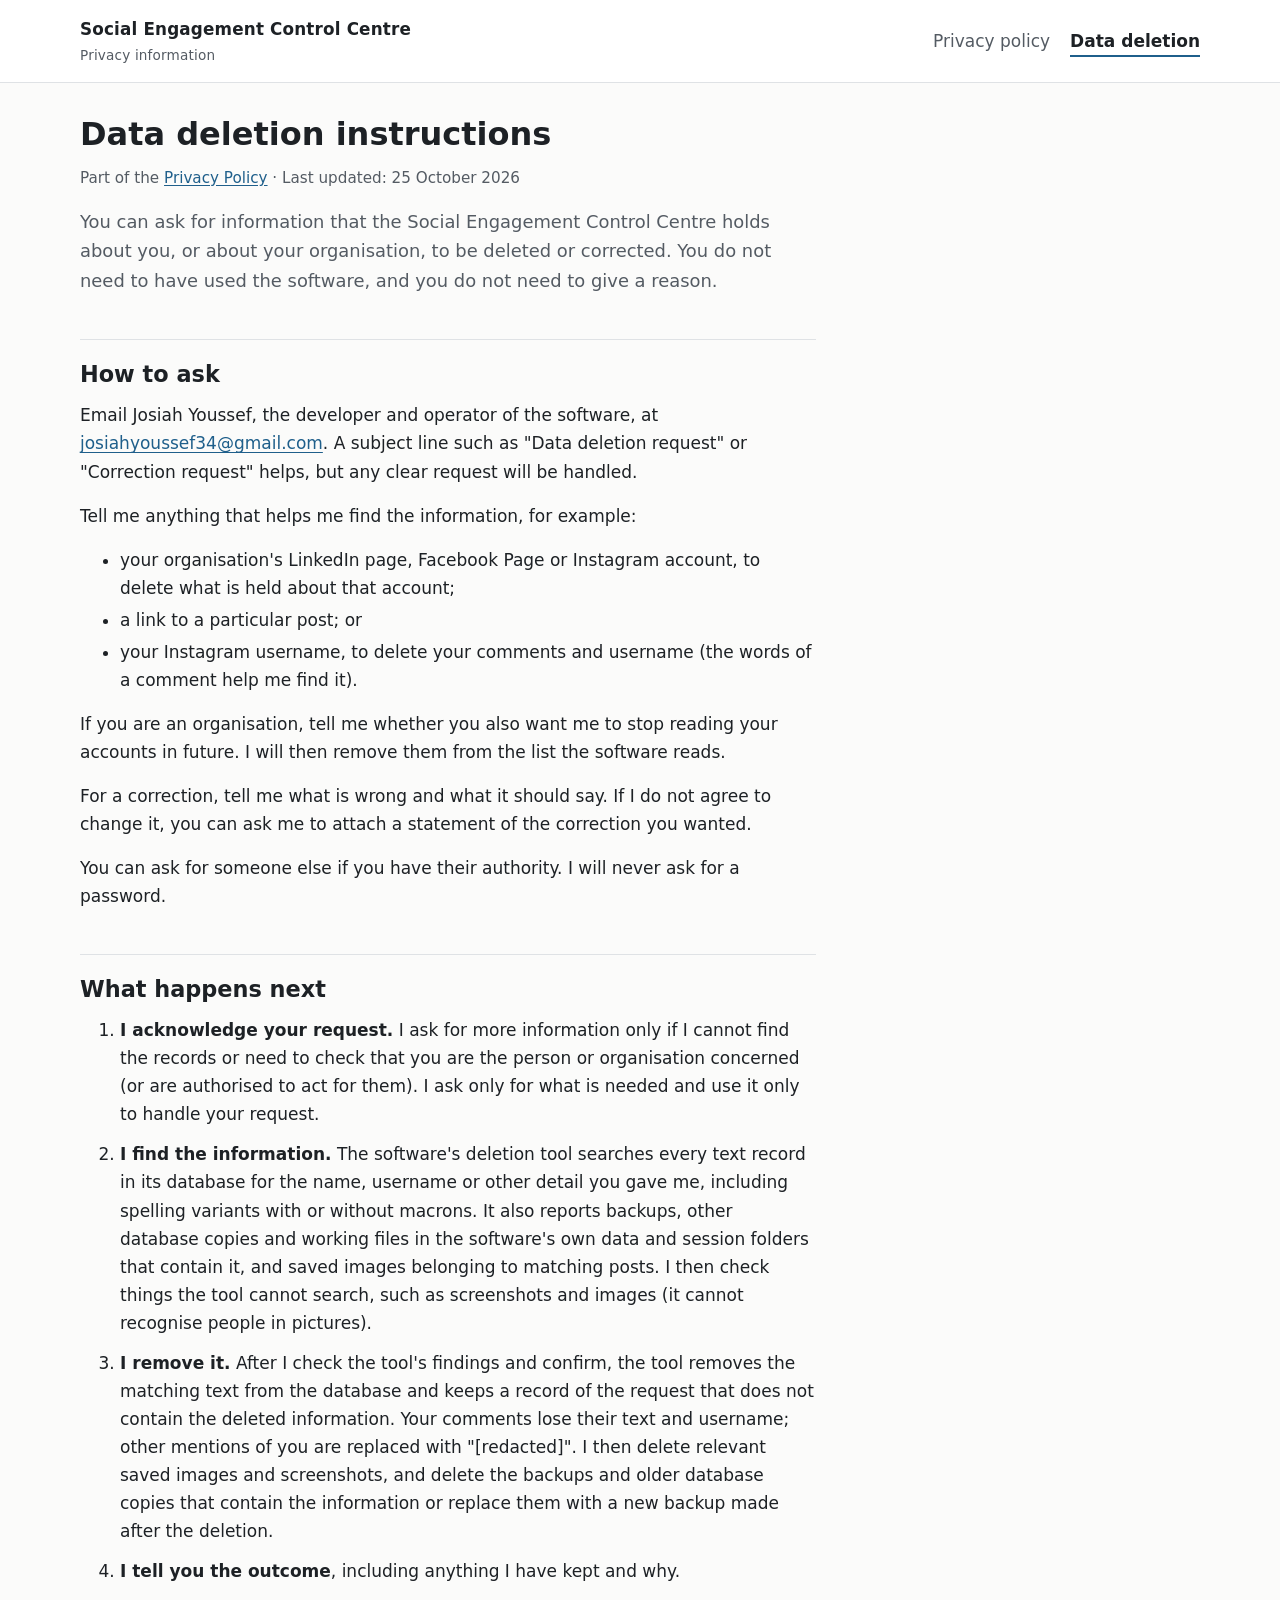
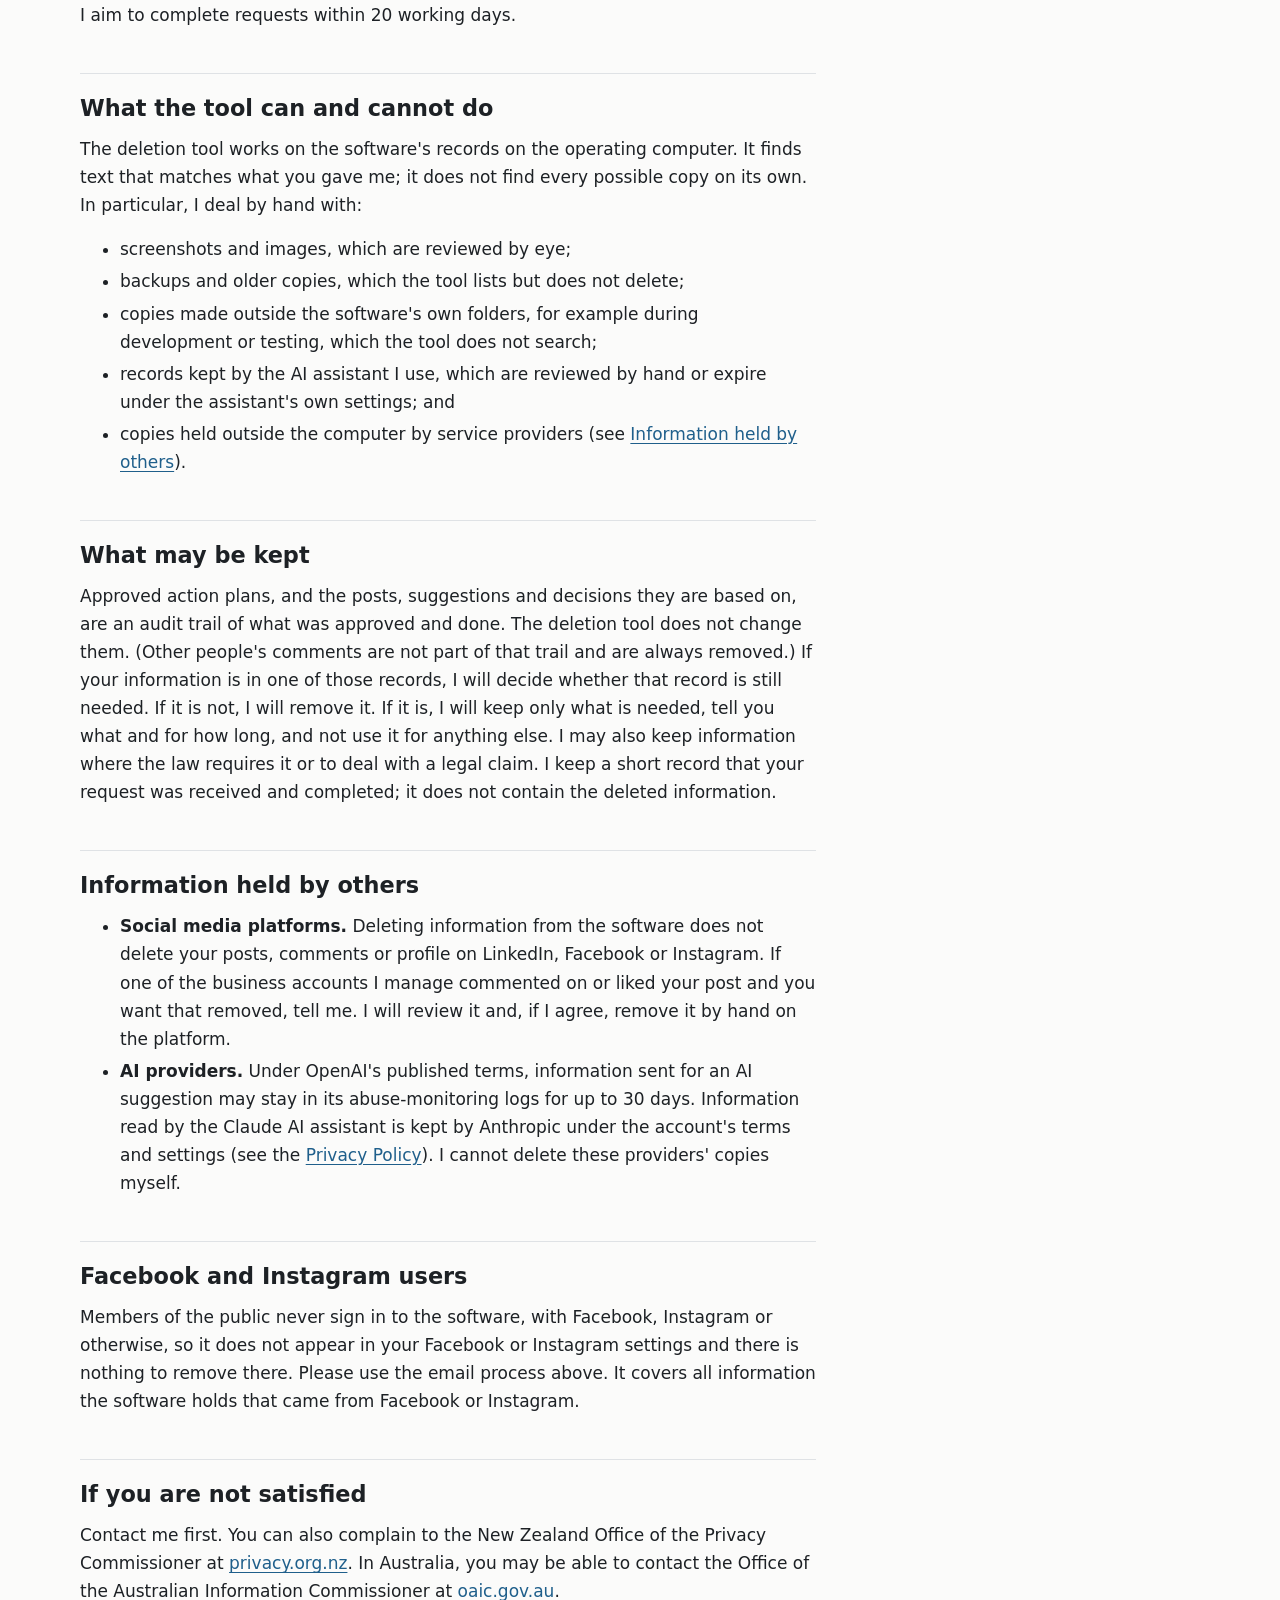
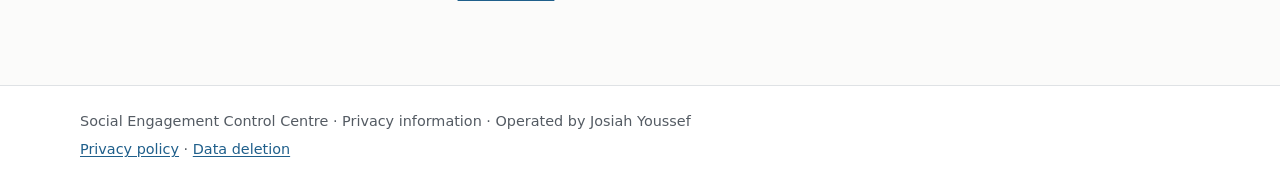
<file: data-deletion.html>
<!doctype html>
<html lang="en-NZ">
<head>
<meta charset="utf-8">
<meta name="viewport" content="width=device-width, initial-scale=1">
<title>Data Deletion | Social Engagement Control Centre</title>
<meta name="description" content="How to ask for information held by the Social Engagement Control Centre software to be deleted or corrected, and what happens next.">
<meta name="robots" content="index, follow">
<link rel="stylesheet" href="assets/style.css">
</head>
<body>
<a class="skip-link" href="#content">Skip to content</a>

<header class="site-header">
  <div class="inner">
    <a class="brand" href="index.html">Social Engagement Control Centre<small>Privacy information</small></a>
    <nav class="site-nav" aria-label="Site">
      <ul>
        <li><a href="index.html">Privacy policy</a></li>
        <li><a href="data-deletion.html" aria-current="page">Data deletion</a></li>
      </ul>
    </nav>
  </div>
</header>

<div class="layout">
  <main id="content" tabindex="-1">
    <h1>Data deletion instructions</h1>
    <p class="meta">Part of the <a href="index.html">Privacy Policy</a> &middot; Last updated: 25 October 2026</p>

    <p class="lead">You can ask for information that the Social Engagement Control Centre holds about you, or about your organisation, to be deleted or corrected. You do not need to have used the software, and you do not need to give a reason.</p>

    <h2 id="how">How to ask</h2>
    <p>Email Josiah Youssef, the developer and operator of the software, at <a href="mailto:josiahyoussef34@gmail.com">josiahyoussef34@gmail.com</a>. A subject line such as "Data deletion request" or "Correction request" helps, but any clear request will be handled.</p>
    <p>Tell me anything that helps me find the information, for example:</p>
    <ul>
      <li>your organisation's LinkedIn page, Facebook Page or Instagram account, to delete what is held about that account;</li>
      <li>a link to a particular post; or</li>
      <li>your Instagram username, to delete your comments and username (the words of a comment help me find it).</li>
    </ul>
    <p>If you are an organisation, tell me whether you also want me to stop reading your accounts in future. I will then remove them from the list the software reads.</p>
    <p>For a correction, tell me what is wrong and what it should say. If I do not agree to change it, you can ask me to attach a statement of the correction you wanted.</p>
    <p>You can ask for someone else if you have their authority. I will never ask for a password.</p>

    <h2 id="what-happens">What happens next</h2>
    <ol class="steps">
      <li><strong>I acknowledge your request.</strong> I ask for more information only if I cannot find the records or need to check that you are the person or organisation concerned (or are authorised to act for them). I ask only for what is needed and use it only to handle your request.</li>
      <li><strong>I find the information.</strong> The software's deletion tool searches every text record in its database for the name, username or other detail you gave me, including spelling variants with or without macrons. It also reports backups, other database copies and working files in the software's own data and session folders that contain it, and saved images belonging to matching posts. I then check things the tool cannot search, such as screenshots and images (it cannot recognise people in pictures).</li>
      <li><strong>I remove it.</strong> After I check the tool's findings and confirm, the tool removes the matching text from the database and keeps a record of the request that does not contain the deleted information. Your comments lose their text and username; other mentions of you are replaced with "[redacted]". I then delete relevant saved images and screenshots, and delete the backups and older database copies that contain the information or replace them with a new backup made after the deletion.</li>
      <li><strong>I tell you the outcome</strong>, including anything I have kept and why.</li>
    </ol>
    <p>I aim to complete requests within 20 working days.</p>

    <h2 id="limits">What the tool can and cannot do</h2>
    <p>The deletion tool works on the software's records on the operating computer. It finds text that matches what you gave me; it does not find every possible copy on its own. In particular, I deal by hand with:</p>
    <ul>
      <li>screenshots and images, which are reviewed by eye;</li>
      <li>backups and older copies, which the tool lists but does not delete;</li>
      <li>copies made outside the software's own folders, for example during development or testing, which the tool does not search;</li>
      <li>records kept by the AI assistant I use, which are reviewed by hand or expire under the assistant's own settings; and</li>
      <li>copies held outside the computer by service providers (see <a href="#elsewhere">Information held by others</a>).</li>
    </ul>

    <h2 id="kept">What may be kept</h2>
    <p>Approved action plans, and the posts, suggestions and decisions they are based on, are an audit trail of what was approved and done. The deletion tool does not change them. (Other people's comments are not part of that trail and are always removed.) If your information is in one of those records, I will decide whether that record is still needed. If it is not, I will remove it. If it is, I will keep only what is needed, tell you what and for how long, and not use it for anything else. I may also keep information where the law requires it or to deal with a legal claim. I keep a short record that your request was received and completed; it does not contain the deleted information.</p>

    <h2 id="elsewhere">Information held by others</h2>
    <ul>
      <li><strong>Social media platforms.</strong> Deleting information from the software does not delete your posts, comments or profile on LinkedIn, Facebook or Instagram. If one of the business accounts I manage commented on or liked your post and you want that removed, tell me. I will review it and, if I agree, remove it by hand on the platform.</li>
      <li><strong>AI providers.</strong> Under OpenAI's published terms, information sent for an AI suggestion may stay in its abuse-monitoring logs for up to 30 days. Information read by the Claude AI assistant is kept by Anthropic under the account's terms and settings (see the <a href="index.html#ai">Privacy Policy</a>). I cannot delete these providers' copies myself.</li>
    </ul>

    <h2 id="facebook">Facebook and Instagram users</h2>
    <p>Members of the public never sign in to the software, with Facebook, Instagram or otherwise, so it does not appear in your Facebook or Instagram settings and there is nothing to remove there. Please use the email process above. It covers all information the software holds that came from Facebook or Instagram.</p>

    <h2 id="help">If you are not satisfied</h2>
    <p>Contact me first. You can also complain to the New Zealand Office of the Privacy Commissioner at <a href="https://www.privacy.org.nz">privacy.org.nz</a>. In Australia, you may be able to contact the Office of the Australian Information Commissioner at <a href="https://www.oaic.gov.au">oaic.gov.au</a>.</p>
  </main>
</div>

<footer class="site-footer">
  <div class="inner">
    <p>Social Engagement Control Centre &middot; Privacy information &middot; Operated by Josiah Youssef</p>
    <p><a href="index.html">Privacy policy</a> &middot; <a href="data-deletion.html">Data deletion</a></p>
  </div>
</footer>
</body>
</html>
</file>
<file: assets/style.css>
/* Social Engagement Control Centre: privacy website.
   Plain CSS, no external fonts, scripts or trackers. */

:root {
  --bg: #fbfbfa;
  --surface: #ffffff;
  --text: #1d2125;
  --muted: #545b63;
  --border: #dfe2e5;
  --accent: #1f5f8b;
  --accent-soft: #e8f1f7;
  --notice-bg: #fff7e0;
  --notice-border: #e3c35a;
  --code-bg: #f1f3f4;
  --measure: 46rem;
}

@media (prefers-color-scheme: dark) {
  :root:not([data-theme="light"]) {
    --bg: #15181b;
    --surface: #1c2024;
    --text: #e7e9eb;
    --muted: #a7aeb5;
    --border: #2f353b;
    --accent: #7db8e0;
    --accent-soft: #1d2b36;
    --notice-bg: #2c2612;
    --notice-border: #8a7425;
    --code-bg: #252a2f;
  }
}

:root[data-theme="dark"] {
  --bg: #15181b;
  --surface: #1c2024;
  --text: #e7e9eb;
  --muted: #a7aeb5;
  --border: #2f353b;
  --accent: #7db8e0;
  --accent-soft: #1d2b36;
  --notice-bg: #2c2612;
  --notice-border: #8a7425;
  --code-bg: #252a2f;
}

*, *::before, *::after { box-sizing: border-box; }

html { scroll-behavior: smooth; -webkit-text-size-adjust: 100%; }
@media (prefers-reduced-motion: reduce) { html { scroll-behavior: auto; } }

body {
  margin: 0;
  background: var(--bg);
  color: var(--text);
  font-family: system-ui, -apple-system, "Segoe UI", Roboto, "Helvetica Neue", Arial, sans-serif;
  font-size: 1.0625rem;
  line-height: 1.65;
}

a { color: var(--accent); text-underline-offset: 0.15em; }
a:hover { text-decoration-thickness: 2px; }
a:focus-visible, summary:focus-visible { outline: 3px solid var(--accent); outline-offset: 2px; border-radius: 2px; }

.skip-link {
  position: absolute; left: -999px; top: 0.5rem;
  background: var(--surface); padding: 0.5rem 0.75rem; border: 1px solid var(--border); z-index: 10;
}
.skip-link:focus { left: 1rem; }

/* Header and navigation */
.site-header { background: var(--surface); border-bottom: 1px solid var(--border); }
.site-header .inner {
  max-width: 72rem; margin: 0 auto; padding: 1rem;
  display: flex; flex-wrap: wrap; align-items: center; justify-content: space-between; gap: 0.75rem 1.5rem;
}
.brand { font-weight: 650; font-size: 1.05rem; color: var(--text); text-decoration: none; letter-spacing: 0.01em; }
.brand small { display: block; font-weight: 400; color: var(--muted); font-size: 0.85rem; }
.site-nav ul { list-style: none; margin: 0; padding: 0; display: flex; flex-wrap: wrap; gap: 0.25rem 1.25rem; }
.site-nav a { text-decoration: none; color: var(--muted); padding: 0.25rem 0; border-bottom: 2px solid transparent; }
.site-nav a:hover { color: var(--text); }
.site-nav a[aria-current="page"] { color: var(--text); border-bottom-color: var(--accent); font-weight: 600; }

/* Layout */
.layout { max-width: 72rem; margin: 0 auto; padding: 1.5rem 1rem 4rem; display: grid; grid-template-columns: minmax(0, 1fr); gap: 2rem; }
@media (min-width: 64rem) {
  .layout.with-toc { grid-template-columns: 16rem minmax(0, 1fr); }
  .toc { position: sticky; top: 1rem; align-self: start; max-height: calc(100vh - 2rem); overflow-y: auto; }
}

main { max-width: var(--measure); min-width: 0; }

/* Table of contents */
.toc { font-size: 0.92rem; }
.toc details { background: var(--surface); border: 1px solid var(--border); border-radius: 6px; padding: 0.75rem 1rem; }
.toc summary { cursor: pointer; font-weight: 600; }
.toc ol { margin: 0.5rem 0 0; padding-left: 1.4rem; }
.toc li { margin: 0.2rem 0; }
.toc a { text-decoration: none; color: var(--muted); }
.toc a:hover { color: var(--accent); text-decoration: underline; }

/* Typography */
h1 { font-size: 2rem; line-height: 1.2; margin: 0.5rem 0 0.75rem; }
h2 { font-size: 1.4rem; line-height: 1.3; margin: 2.75rem 0 0.75rem; padding-top: 1.25rem; border-top: 1px solid var(--border); scroll-margin-top: 1rem; }
h3 { font-size: 1.12rem; margin: 1.75rem 0 0.5rem; scroll-margin-top: 1rem; }
h4 { font-size: 1rem; margin: 1.25rem 0 0.4rem; }
p, ul, ol, dl { margin: 0 0 1rem; }
li { margin: 0.25rem 0; }
.lead { font-size: 1.12rem; color: var(--muted); }
.meta { color: var(--muted); font-size: 0.95rem; }
code { background: var(--code-bg); padding: 0.1em 0.35em; border-radius: 3px; font-size: 0.92em; overflow-wrap: anywhere; }

/* Notices */
.notice { background: var(--notice-bg); border: 1px solid var(--notice-border); border-radius: 6px; padding: 0.85rem 1rem; margin: 1rem 0 1.5rem; }
.notice p:last-child { margin-bottom: 0; }
.summary-box { background: var(--accent-soft); border-left: 4px solid var(--accent); border-radius: 4px; padding: 1rem 1.25rem; margin: 1.25rem 0 1.5rem; }
.summary-box ul { margin-bottom: 0; }


/* Tables */
.table-wrap { overflow-x: auto; margin: 0 0 1.25rem; border: 1px solid var(--border); border-radius: 6px; }
table { border-collapse: collapse; width: 100%; font-size: 0.95rem; background: var(--surface); }
th, td { text-align: left; vertical-align: top; padding: 0.6rem 0.75rem; border-bottom: 1px solid var(--border); }
th { font-weight: 600; background: var(--accent-soft); }
tr:last-child td { border-bottom: 0; }
th[scope="row"] { background: transparent; width: 32%; }
caption { caption-side: top; text-align: left; padding: 0.6rem 0.75rem; font-weight: 600; font-size: 0.9rem; color: var(--muted); background: var(--surface); }
.table-wrap:focus-visible { outline: 3px solid var(--accent); outline-offset: 2px; }

/* Organisation records */
.org-card { background: var(--surface); border: 1px solid var(--border); border-radius: 8px; padding: 1.25rem; margin: 1.25rem 0; }
.org-card h3 { margin-top: 0; }
.org-card dl { display: grid; grid-template-columns: minmax(0, 1fr); gap: 0.15rem 1rem; margin: 0; }
.org-card dt { font-weight: 600; margin-top: 0.6rem; }
.org-card dd { margin: 0; }
@media (min-width: 40rem) {
  .org-card dl { grid-template-columns: 13rem minmax(0, 1fr); }
  .org-card dt { margin-top: 0; }
}

ol.steps > li { margin-bottom: 0.75rem; }

.site-footer { border-top: 1px solid var(--border); background: var(--surface); color: var(--muted); font-size: 0.9rem; }
.site-footer .inner { max-width: 72rem; margin: 0 auto; padding: 1.25rem 1rem; }
.site-footer p { margin: 0.25rem 0; }

@media print {
  .site-header, .toc, .skip-link, .site-footer { display: none; }
  body { background: #fff; color: #000; font-size: 11pt; }
  .layout { display: block; padding: 0; }
  main { max-width: none; }
  a { color: #000; }
  h2 { break-after: avoid; }
}
</file>
